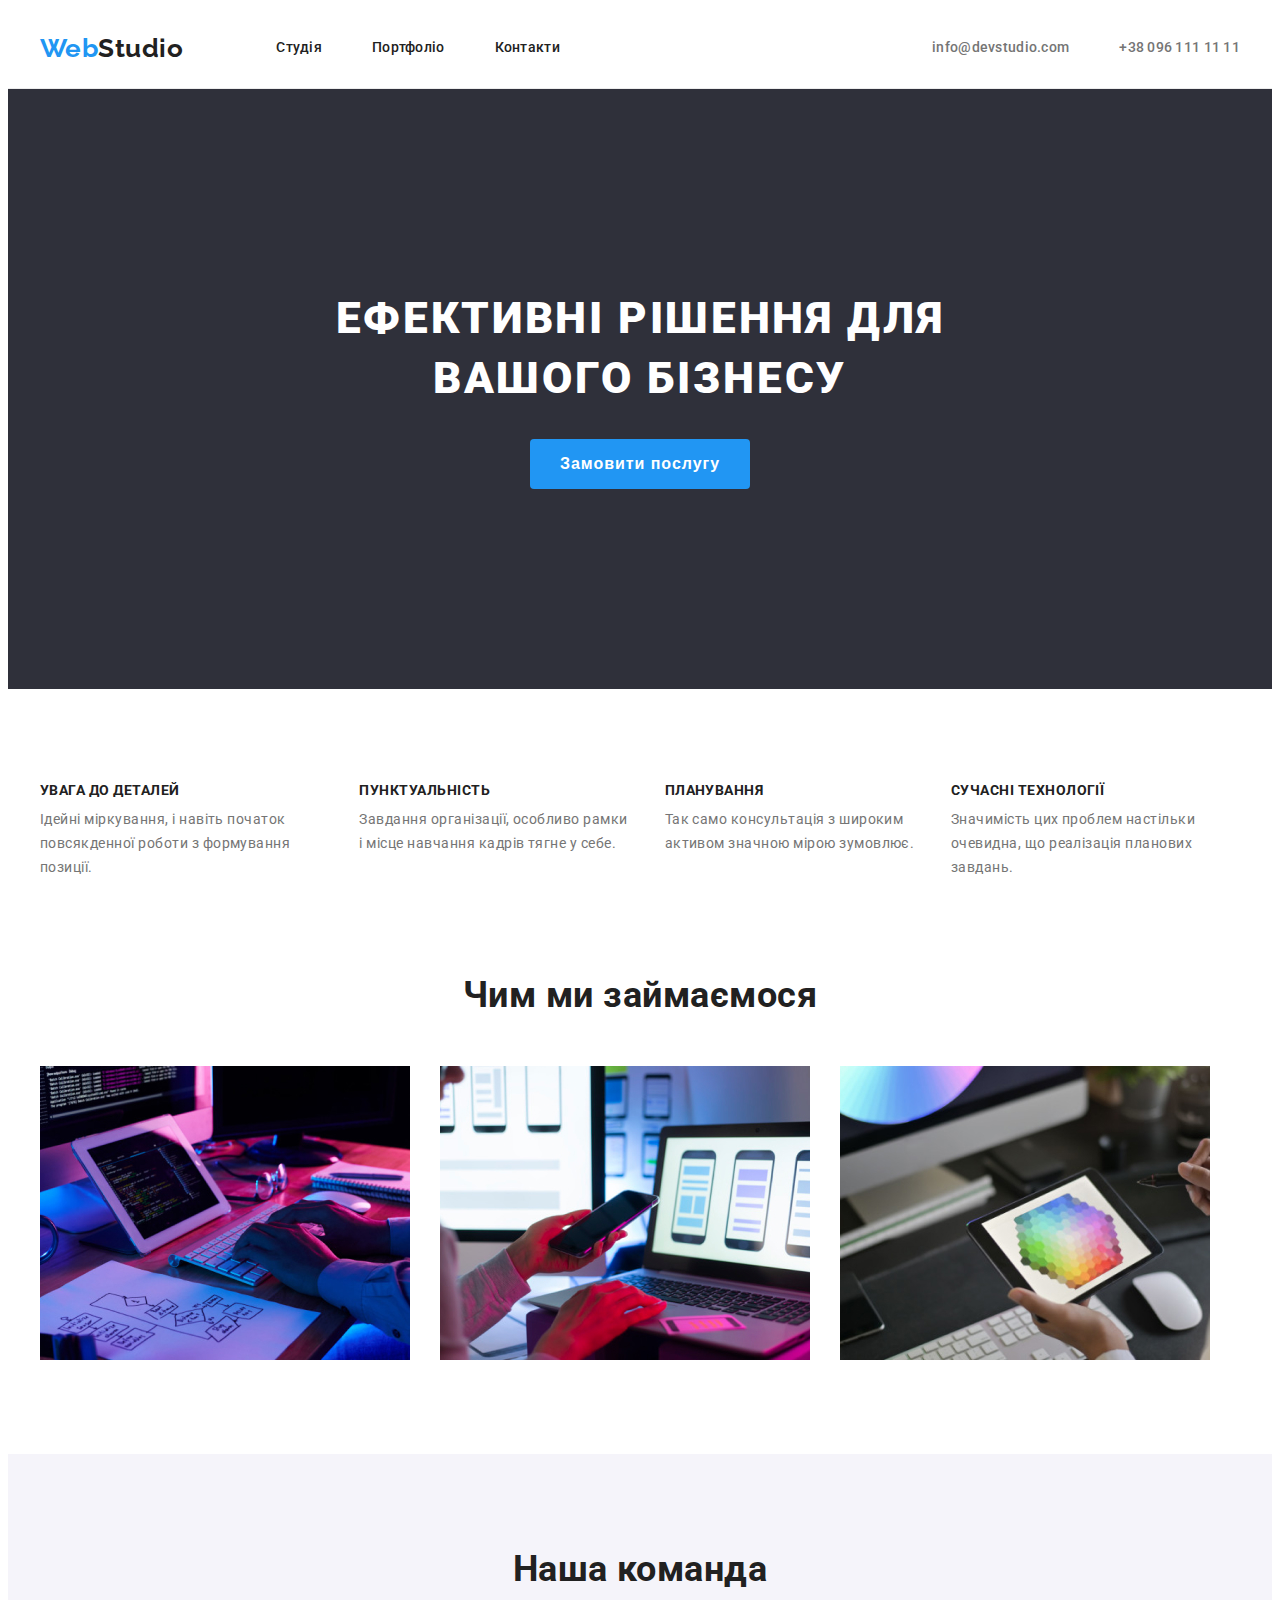
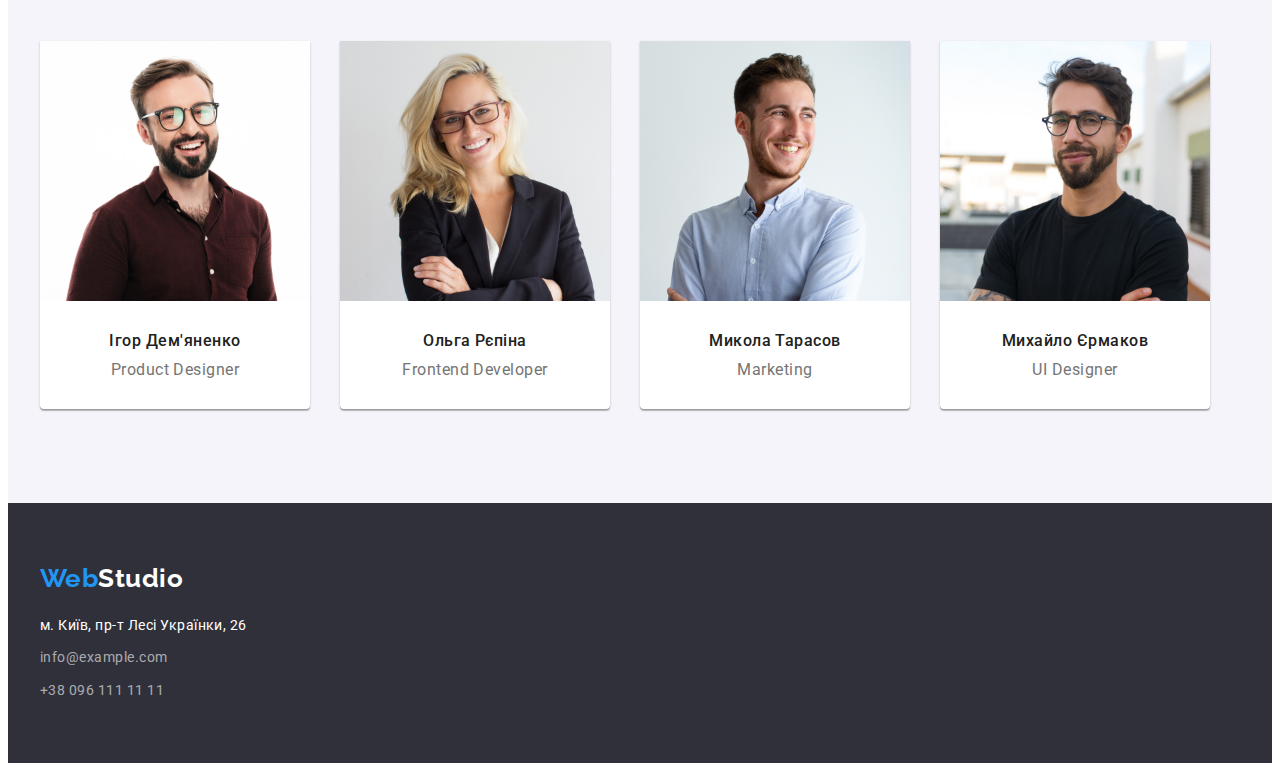
<file: index.html>
<!DOCTYPE html>
<html lang="uk">
<head>
    <meta charset="UTF-8">
    <meta http-equiv="X-UA-Compatible" content="IE=edge">
    <meta name="viewport" content="width=device-width, initial-scale=1.0">
    <title>Студія</title>
    <link rel="preconnect" href="https://fonts.googleapis.com">
    <link rel="preconnect" href="https://fonts.gstatic.com" crossorigin>
    <link href="https://fonts.googleapis.com/css2?family=Raleway:wght@700&family=Roboto:wght@400;500;700;900&display=swap"
        rel="stylesheet">
    <link rel="stylesheet" href="https://cdnjs.cloudflare.com/ajax/libs/modern-normalize/1.1.0/modern-normalize.min.css"
            integrity="sha512-wpPYUAdjBVSE4KJnH1VR1HeZfpl1ub8YT/NKx4PuQ5NmX2tKuGu6U/JRp5y+Y8XG2tV+wKQpNHVUX03MfMFn9Q=="
            crossorigin="anonymous" referrerpolicy="no-referrer" />
    <link rel="stylesheet" href="./css/styles.css">
</head>
<body>
    <header class="page-header">
        <div class="container page-main-nav">
                <nav class="main-nav">
                    <a href="/" class="logo"><span style="color: #2196F3;">Web</span>Studio</a>
                        <ul class="site-nav list">
                            <li class="item"><a href="./index.html" class="link">Студія</a></li>
                            <li class="item"><a href="./portfolio.html" class="link">Портфоліо</a></li>
                            <li class="item"><a href="Контакти" class="link">Контакти</a></li>
                        </ul>
                </nav>
                        <ul class="info-nav list">
                            <li class="item"><a href="mailto:info@devstudio.com" class="link">info@devstudio.com</a></li>
                            <li class="item"><a href="tel:+380961111111" class="link">+38 096 111 11 11</a></li>
                        </ul>
        </div>
    </header>
    <main>
            <section class="hero list">
                <div class="container">
                    <h1 class="hero-title list">ЕФЕКТИВНІ РІШЕННЯ ДЛЯ ВАШОГО БІЗНЕСУ</h1>
                    <button type="button" class="button">Замовити послугу</button>
                </div>
            </section>
            <section class="section produce">
                <div class="container">
                    <h1 class="quality-teams">Команди якості</h1>
                    <ul class="quality list">
                        <li>
                            <h2 class="section-title list">УВАГА ДО ДЕТАЛЕЙ</h2>
                            <p class="section-text list">Ідейні міркування, і навіть початок повсякденної роботи з формування позиції.</p>
                        </li>
                        <li>
                            <h2 class="section-title list">ПУНКТУАЛЬНІСТЬ</h2>
                            <p class="section-text list">Завдання організації, особливо рамки і місце навчання кадрів тягне у себе.</p>
                        </li>
                        <li>
                            <h2 class="section-title list">ПЛАНУВАННЯ</h2>
                            <p class="section-text list">Так само консультація з широким активом значною мірою зумовлює.</p>
                        </li>
                        <li>
                            <h2 class="section-title list">СУЧАСНІ ТЕХНОЛОГІЇ</h2>
                            <p class="section-text list">Значимість цих проблем настільки очевидна, що реалізація планових завдань.</p>
                        </li>
                    </ul>
                </div>
            </section>
            <section class="section">
                <div class="container">
                    <h2 class="section-subtitle list">Чим ми займаємося</h2>
                        <ul class="page list">
                            <li class="works"><img src="./img/img.jpg" alt="Создание сайтов" width="370" height="294"></li>
                            <li class="works"><img src="./img/img(1).jpg" alt="Создание приложений" width="370" height="294"></li>
                            <li class="works"><img src="./img/img(2).jpg" alt="Дизайн" width="370" height="294"></li>
                        </ul>
                    </div>
            </section>
            <section class="section-team">
                <div class="container">
                    <h2 class="section-subtitle list">Наша команда</h2>
                        <ul class="player list">
                            <li class="card"><img src="./img/img3.jpg" alt="Фото участника команды" width="270" height="260">
                            <h3 class="section-name">Ігор Дем'яненко</h3>
                            <p class="section-profession">Product Designer</p>
                            </li>

                            <li class="card"><img src="./img/img(4).jpg" alt="Фото участника команды" width="270" height="260">
                            <h3 class="section-name">Ольга Рєпіна</h3>
                            <p class="section-profession">Frontend Developer</p>
                            </li>

                            <li class="card"><img src="./img/img(5).jpg" alt="Фото участника команды" width="270" height="260">
                            <h3 class="section-name">Микола Тарасов</h3>
                            <p class="section-profession">Marketing</p>
                            </li>
                            
                            <li class="card"><img src="./img/img(6).jpg" alt="Фото участника команды" width="270" height="260">
                            <h3 class="section-name">Михайло Єрмаков</h3>
                            <p class="section-profession list">UI Designer</p>
                            </li>
                        </ul>
                </div>
            </section>
    </main>
        <footer class="page-footer">
            <div class="container">
                <a href="/" class="footer-logo"><span style="color: #2196F3;">Web</span>Studio</a>
                <address>
                    <ul class="footer-nav list">
                        <li class="connection-link"><a href="https://goo.gl/maps/kH2Qosur7JcSxnbW7" target="_blank"
                                class="link">м.
                                Київ, пр-т Лесі Українки, 26</a></li>
                        <li class="connection-info"><a href="mailto:info@example.com" class="info-link">info@example.com</a>
                        </li>
                        <li class="connection-info-link"><a href="tel:+380961111111" class="info-link">+38 096 111 11 11</a>
                        </li>
                    </ul>
                </address>
            </div>
        </footer>
</body>
</html>
</file>
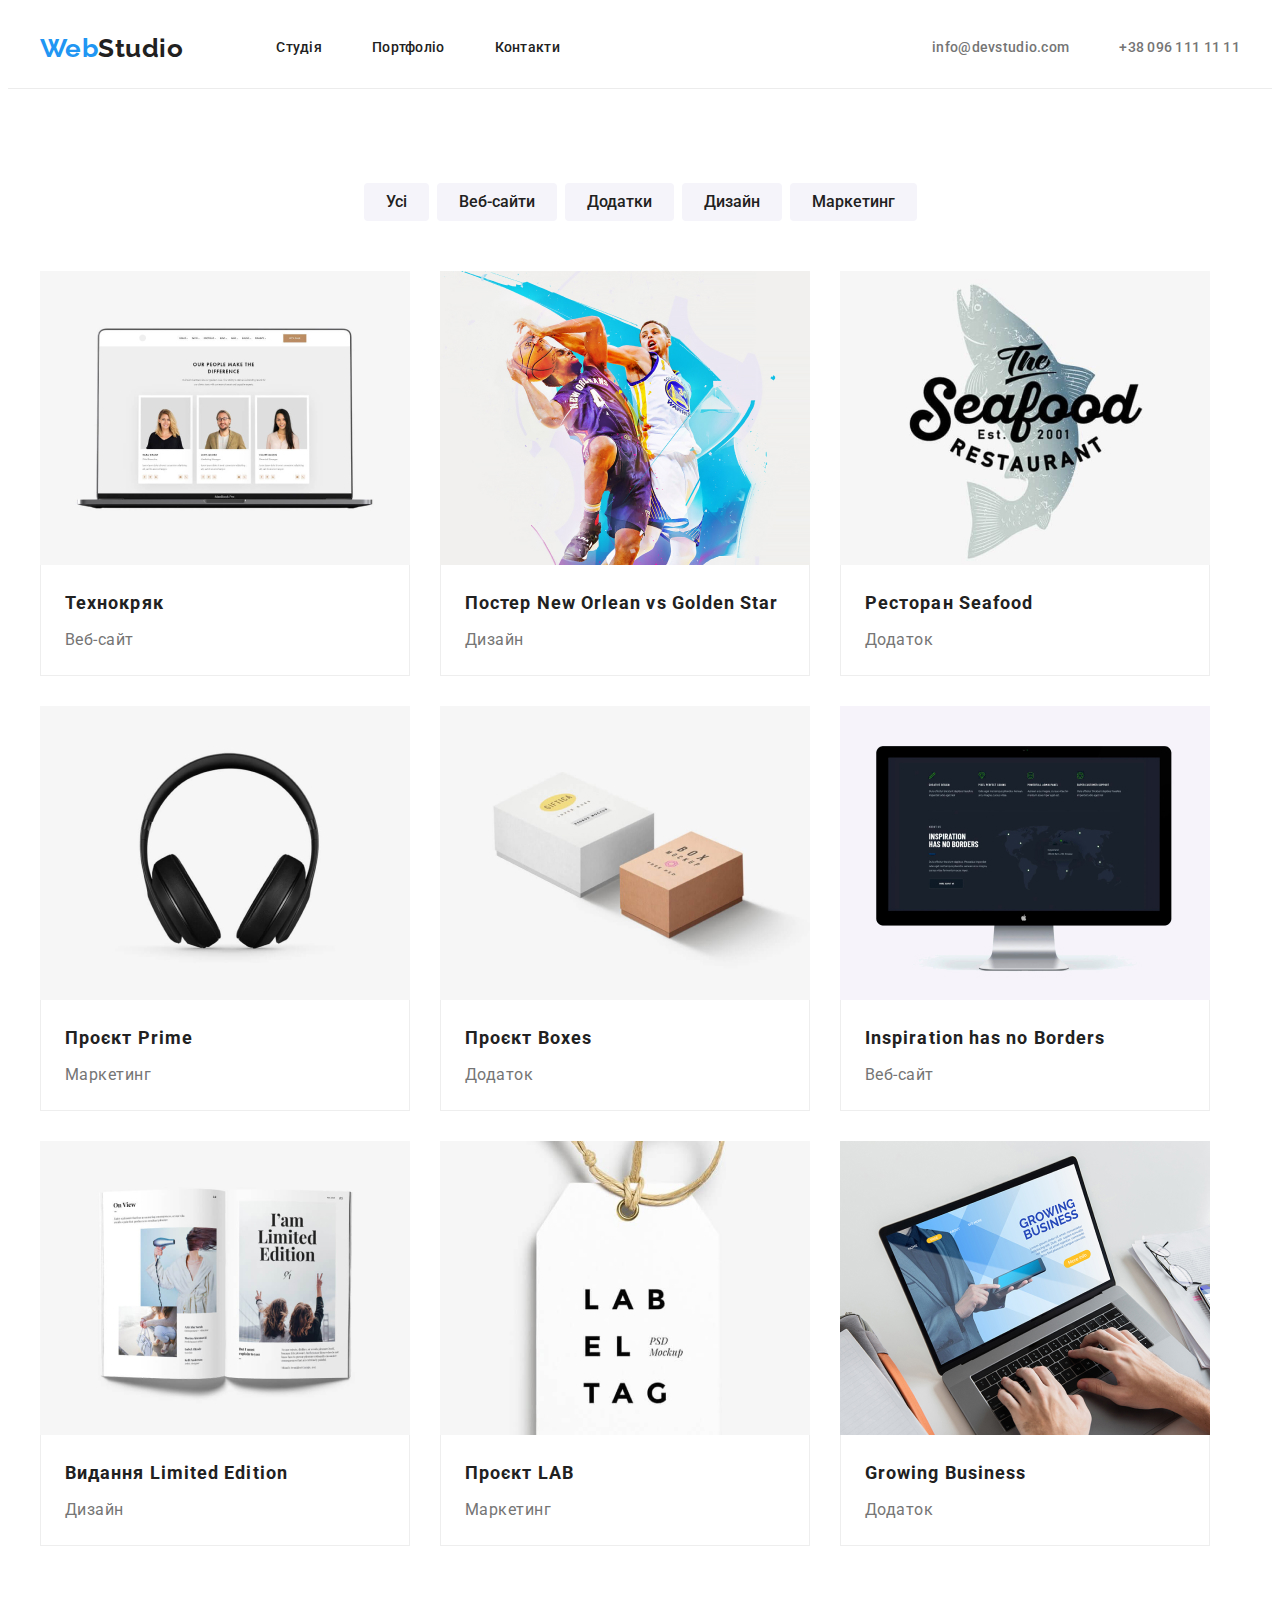
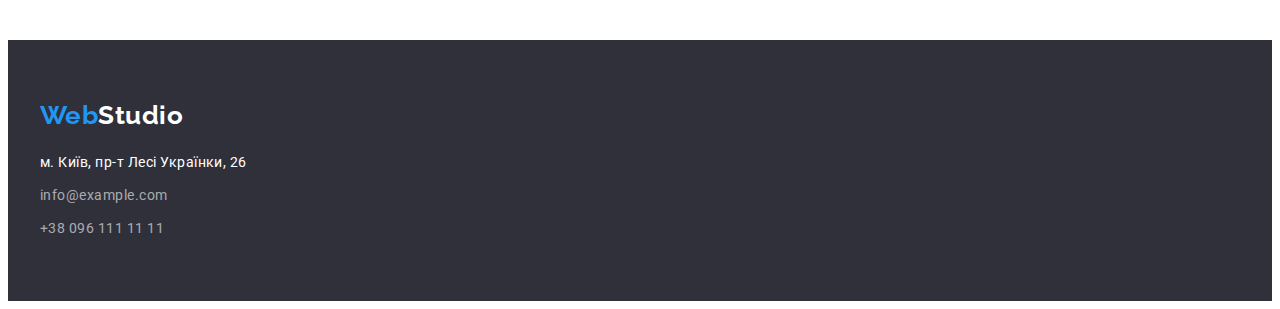
<file: portfolio.html>
<!DOCTYPE html>
<html lang="uk">
<head>
    <meta charset="UTF-8">
    <meta http-equiv="X-UA-Compatible" content="IE=edge">
    <meta name="viewport" content="width=device-width, initial-scale=1.0">
    <title>Портфоліо</title>
    <link rel="preconnect" href="https://fonts.googleapis.com">
    <link rel="preconnect" href="https://fonts.gstatic.com" crossorigin>
    <link href="https://fonts.googleapis.com/css2?family=Raleway:wght@700&family=Roboto:wght@400;500;700;900&display=swap"
        rel="stylesheet">
    <link rel="stylesheet" href="https://cdnjs.cloudflare.com/ajax/libs/modern-normalize/1.1.0/modern-normalize.min.css"
        integrity="sha512-wpPYUAdjBVSE4KJnH1VR1HeZfpl1ub8YT/NKx4PuQ5NmX2tKuGu6U/JRp5y+Y8XG2tV+wKQpNHVUX03MfMFn9Q=="
        crossorigin="anonymous" referrerpolicy="no-referrer" />
    <link rel="stylesheet" href="./css/styles.css">
</head>
<body>
    <header class="page-header">
        <div class="container page-main-nav">
            <nav class="main-nav">
                <a href="/" class="logo"><span style="color: #2196F3;">Web</span>Studio</a>
                <ul class="site-nav list">
                    <li class="item"><a href="./index.html" class="link">Студія</a></li>
                    <li class="item"><a href="./portfolio.html" class="link">Портфоліо</a></li>
                    <li class="item"><a href="Контакти" class="link">Контакти</a></li>
                </ul>
            </nav>
            <ul class="info-nav list">
                <li class="item"><a href="mailto:info@devstudio.com" class="link">info@devstudio.com</a></li>
                <li class="item"><a href="tel:+380961111111" class="link">+38 096 111 11 11</a></li>
            </ul>
        </div>
    </header>
    <main>
        <section class="hero-filter">
            <div class="container">
            <h1 class="quality-teams">Портфоліо</h1>
                <ul class="filter list">
                    <li class="filter-button"><button type="button" class="button-portfolio">Усі</button></li>    
                    <li class="filter-button"><button type="button" class="button-portfolio">Веб-сайти</button></li>    
                    <li class="filter-button"><button type="button" class="button-portfolio">Додатки</button></li>    
                    <li class="filter-button"><button type="button" class="button-portfolio">Дизайн</button></li>    
                    <li class="filter-button"><button type="button" class="button-portfolio">Маркетинг</button></li>    
                </ul>
                <ul class="figure list">
                    <li class="products"><a class="figure-link list" href="Веб-сайт"><img src="./img/Портфолио/img1.jpg" alt="Веб-сайт" width="370">
                        <div class="elements-products">
                            <h2 class="figure-title list">Технокряк</h2>
                            <p class="figure-text list">Веб-сайт</p>
                        </div></a>
                    </li>

                    <li class="products"><a class="figure-link list" href="Дизайн"><img src="./img/Портфолио/img2.jpg" alt="Дизайн" width="370">
                        <div class="elements-products">
                        <h2 class="figure-title list">Постер New Orlean vs Golden Star</h2>
                        <p class="figure-text list">Дизайн</p>
                    </div></a>
                    </li>

                    <li class="products"><a class="figure-link list" href="Додаток"><img src="./img/Портфолио/img3.jpg" alt="Додаток" width="370">
                        <div class="elements-products">
                            <h2 class="figure-title list">Ресторан Seafood</h2>
                            <p class="figure-text list">Додаток</p>
                        </div></a>
                    </li>

                    <li class="products"><a class="figure-link list" href="Маркетинг"><img src="./img/Портфолио/img4.jpg" alt="Маркетинг" width="370">
                        <div class="elements-products">
                            <h2 class="figure-title list">Проєкт Prime</h2>
                            <p class="figure-text list">Маркетинг</p>
                        </div></a>
                    </li>

                    <li class="products"><a class="figure-link list" href="Додаток"><img src="./img/Портфолио/img5.jpg" alt="Додаток" width="370">
                        <div class="elements-products">
                            <h2 class="figure-title list">Проєкт Boxes</h2>
                            <p class="figure-text list">Додаток</p>
                        </div></a>
                    </li>

                    <li class="products"><a class="figure-link list" href="Веб-сайт"><img src="./img/Портфолио/img6.jpg" alt="Веб-сайт" width="370">
                        <div class="elements-products">
                            <h2 class="figure-title list">Inspiration has no Borders</h2>
                            <p class="figure-text list">Веб-сайт</p>
                        </div></a>
                    </li>

                    <li class="products"><a class="figure-link list" href="Дизайн"><img src="./img/Портфолио/img7.jpg" alt="Дизайн" width="370">
                        <div class="elements-products">
                            <h2 class="figure-title list">Видання Limited Edition</h2>
                            <p class="figure-text list">Дизайн</p>
                        </div></a>
                    </li>

                    <li class="products"><a class="figure-link list" href="Маркетинг"><img src="./img/Портфолио/img8.jpg" alt="Маркетинг" width="370">
                        <div class="elements-products">
                            <h2 class="figure-title list">Проєкт LAB</h2>
                            <p class="figure-text list">Маркетинг</p>
                        </div></a>
                    </li>

                    <li class="products"><a class="figure-link list" href="Додаток"><img src="./img/Портфолио/img9.jpg" alt="Додаток" width="370">
                        <div class="elements-products">
                            <h2 class="figure-title list">Growing Business</h2>
                            <p class="figure-text list">Додаток</p>
                        </div></a>
                    </li>
                </ul>
            </div>
        </section>
    </main>
    <footer class="page-footer">
        <div class="container">
            <a href="/" class="footer-logo"><span style="color: #2196F3;">Web</span>Studio</a>
            <address>
                <ul class="footer-nav list">
                    <li class="connection-link"><a href="https://goo.gl/maps/kH2Qosur7JcSxnbW7" target="_blank"
                            class="link">м.
                            Київ, пр-т Лесі Українки, 26</a></li>
                    <li class="connection-info"><a href="mailto:info@example.com" class="info-link">info@example.com</a>
                    </li>
                    <li class="connection-info-link"><a href="tel:+380961111111" class="info-link">+38 096 111 11 11</a>
                    </li>
                </ul>
            </address>
        </div>
    </footer>
</body>
</html>
</file>
<file: css/styles.css>
:root {
    --main-text-color: #FFFFFF;
    --header-section-text-color: #212121;
    --section-subtitle-color: #757575;
    --focus-color: #2196F3;
    --button-color: #F5F4FA;
    --hero-filter-color: #F5F5F5;
}

body {
    max-width: 1600px;
    background-color: #FFFFFF;
    color: var(--header-section-text-color);
    font-family: Roboto, sans-serif;
    letter-spacing: 0.03em;
}

.list {
    list-style: none;
    padding: 0;
    margin: 0;
}

.container {
    width: 1200px;
    padding-left: 15px;
    padding-right: 15px;
    margin: 0 auto;
}

h1,h2,h3,h4,h5,h6,p,ul,li {
    margin: 0;
    padding: 0;
}

/* page-header */
.page-header {
    border-bottom: 1px solid #ECECEC;
}
/* page-main-nav */
.page-main-nav {
    display: flex;
}

/* main-nav */
.main-nav {
    display: flex;
    align-items: center;
}
/* Logo */
.logo {
    display: inline-block;

    text-decoration: none;
    color: var(--header-section-text-color);
    font-family: Raleway, sans-serif;
    font-weight: 700;
    font-size: 26px;
    line-height: 1.19;
}

.logo:hover .logo:focus {
    color: var(--focus-color);
}

/* site-nav */
.site-nav {
    display: flex;
    margin-left: 93px;
}

.site-nav .item + .item {
    margin-left: 50px;
}
.site-nav .link {
    display: block;
    padding-top: 32px;
    padding-bottom: 32px;

    text-decoration: none;
    color: var(--header-section-text-color);
    font-weight: 500;
    font-size: 14px;
    line-height: 1.14;
    letter-spacing: 0.02em;
}

.site-nav .link:hover,
.site-nav .link:focus {
    color: var(--focus-color);
}

/* info-nav */
.info-nav {
    display: flex;
    margin-left: auto;
    gap: 50px;
}

.info-nav .item {
    margin-left: auto;
}

.info-nav .link {
    display: block;
    padding-top: 32px;
    padding-bottom: 32px;

    text-decoration: none;
    color: var(--section-subtitle-color);
    font-weight: 500;
    font-size: 14px;
    line-height: 1.14;
    letter-spacing: 0.02em;
}

.info-nav .link:hover,
.info-nav .link:focus {
    color: var(--focus-color);
}

.hero {
    padding: 200px 0px;
    background-color: #2F303A;
    text-align: center;
}

.hero-title {
    width: 696px;
    margin: 0px auto 30px;

    color: var(--main-text-color);
    font-weight: 900;
    font-size: 44px;
    line-height: 1.36;
    letter-spacing: 0.06em;
    text-transform: uppercase;
}

/* button */
.button {
    cursor: pointer;
}

.button-portfolio {
    cursor: pointer;
}

.button {
    border: 0;
    border-radius: 4px;
    padding: 10px 30px;

    background-color: var(--focus-color);
    color: #FFFFFF;
    font-weight: 700;
    font-size: 16px;
    line-height: 1.87;
    letter-spacing: 0.06em;
    text-align: center;
}

.hero .button:hover,
.hero .button:focus {
    opacity: 0.9;
}

.hero-filter {
    padding: 94px 0px;
}

.filter {
    display: flex;
    justify-content: center;
    gap: 8px;
    margin-bottom: 50px;
}

.button-portfolio {
    border: 0;
    border-radius: 4px;
    padding: 6px 22px;

    background-color: var(--button-color);
    color: var(--header-section-text-color);
    font-weight: 500;
    font-size: 16px;
    line-height: 1.63;
    text-align: center;
    font-family: inherit;
}

.hero-filter .button-portfolio:focus,
.hero-filter .button-portfolio:hover {
    background-color: var(--focus-color);
    color: var(--main-text-color);
}

/* section */
.quality-teams {
    visibility: hidden;
    position: absolute;
}

.section {
    padding-top: 94px;
    padding-bottom: 94px;
}

.produce {
    padding-bottom: 0px;
}
.quality {
    display: flex;
    gap: 30px;
}

.quality .section-title + .section-title {
    margin-right: 30px;
}

.section-title {
    margin-bottom: 10px;
    color: var(--header-section-text-color);
    font-weight: 700;
    font-size: 14px;
    line-height: 1.14;
    text-transform: uppercase;
}

.section-text {
    color: var(--section-subtitle-color);
    font-size: 14px;
    line-height: 1.71;
}

.section-subtitle {
    margin-bottom: 50px;
    
    font-weight: 700;
    font-size: 36px;
    line-height: 1.17;
    text-align: center;
}
/* page */
.page {
    display: flex;
    gap: 30px;
}

img {
    display: block;
    max-width: 100%;
    height: auto;
}

/* section-team */
.section-team {
    background-color: #F5F4FA;
    padding: 94px 0px;
}

.player {
    display: flex;
    gap: 30px;
}

.card {
    background-color: var(--main-text-color);
    box-shadow: 0px 1px 3px rgba(0, 0, 0, 0.122), 0px 1px 1px rgba(0, 0, 0, 0.14), 0px 2px 1px rgba(0, 0, 0, 0.2);
    border-radius: 0px 0px 4px 4px;
    
}

.section-name {
    padding-top: 30px;
    margin-bottom: 10px;
    
    font-weight: 500;
    font-size: 16px;
    line-height: 1.19;
    text-align: center;
}

.section-profession {
    padding-bottom: 30px;

    color: var(--section-subtitle-color);
    font-weight: 400;
    font-size: 16px;
    line-height: 1.19;
    text-align: center;
}

/* figure */
.figure {
    display: flex;
    flex-wrap: wrap;
    flex-basis: calc(100% /3);
    gap: 30px;
}

.products {
    box-sizing: border-box;
}

.elements-products {
    padding: 20px 24px;
    border:  1px solid #EEEEEE;
    border-top: none;
}

.figure-link {
    display: block;
    text-decoration: none;  
}
.figure-title {
    margin-bottom: 4px;
    color: var(--header-section-text-color);
    font-weight: 700;
    font-size: 18px;
    line-height: 2;
    letter-spacing: 0.06em;
}

.figure-text {
    color: var(--section-subtitle-color);
    font-weight: 400;
    font-size: 16px;
    line-height: 1.88;
}

/* footer */
.page-footer { 
    background-color: #2F303A;
    padding: 60px 0px;
}

.footer-logo {
    display: inline-block;
    margin-bottom: 20px;

    font-family: 'Raleway', sans-serif;
    font-weight: 700;
    font-size: 26px;
    line-height: 1.19;
    text-decoration: none;
    color: var(--main-text-color);
}

.footer-nav .link:hover,
.footer-nav .link:focus {
    color: var(--focus-color);
}

.footer-nav .link {
    text-decoration: none;
    font-style: normal;
    color: var(--main-text-color);
    font-size: 14px;
    line-height: 1.71;
}

.footer-nav {
    display: flex;
    flex-direction: column;
    gap: 9px;
}

.footer-nav .info-link {
    font-style: normal;
    text-decoration: none;
    color: rgba(255, 255, 255, 0.6);
    font-size: 14px;
    line-height: 1.71;
}

.footer-nav .info-link:hover,
.footer-nav .info-link:focus {
    color: var(--focus-color);
}
</file>
